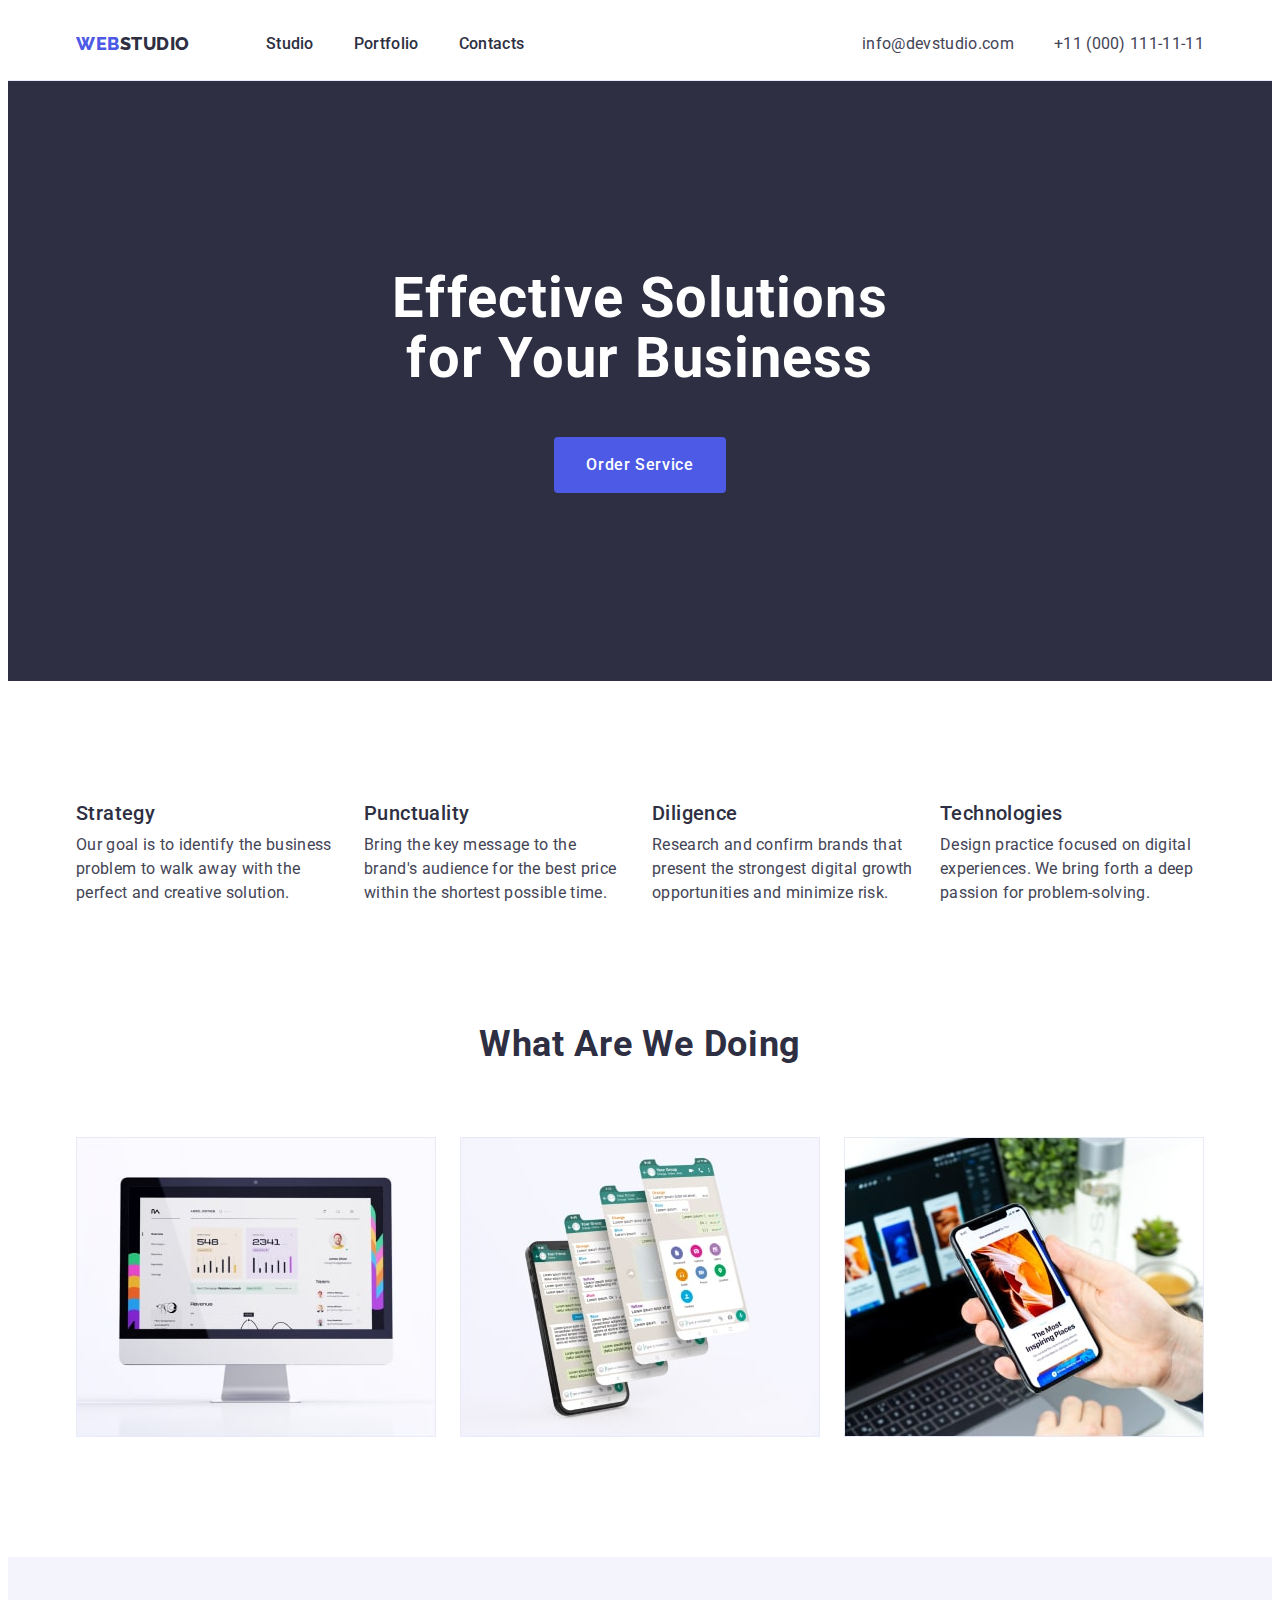
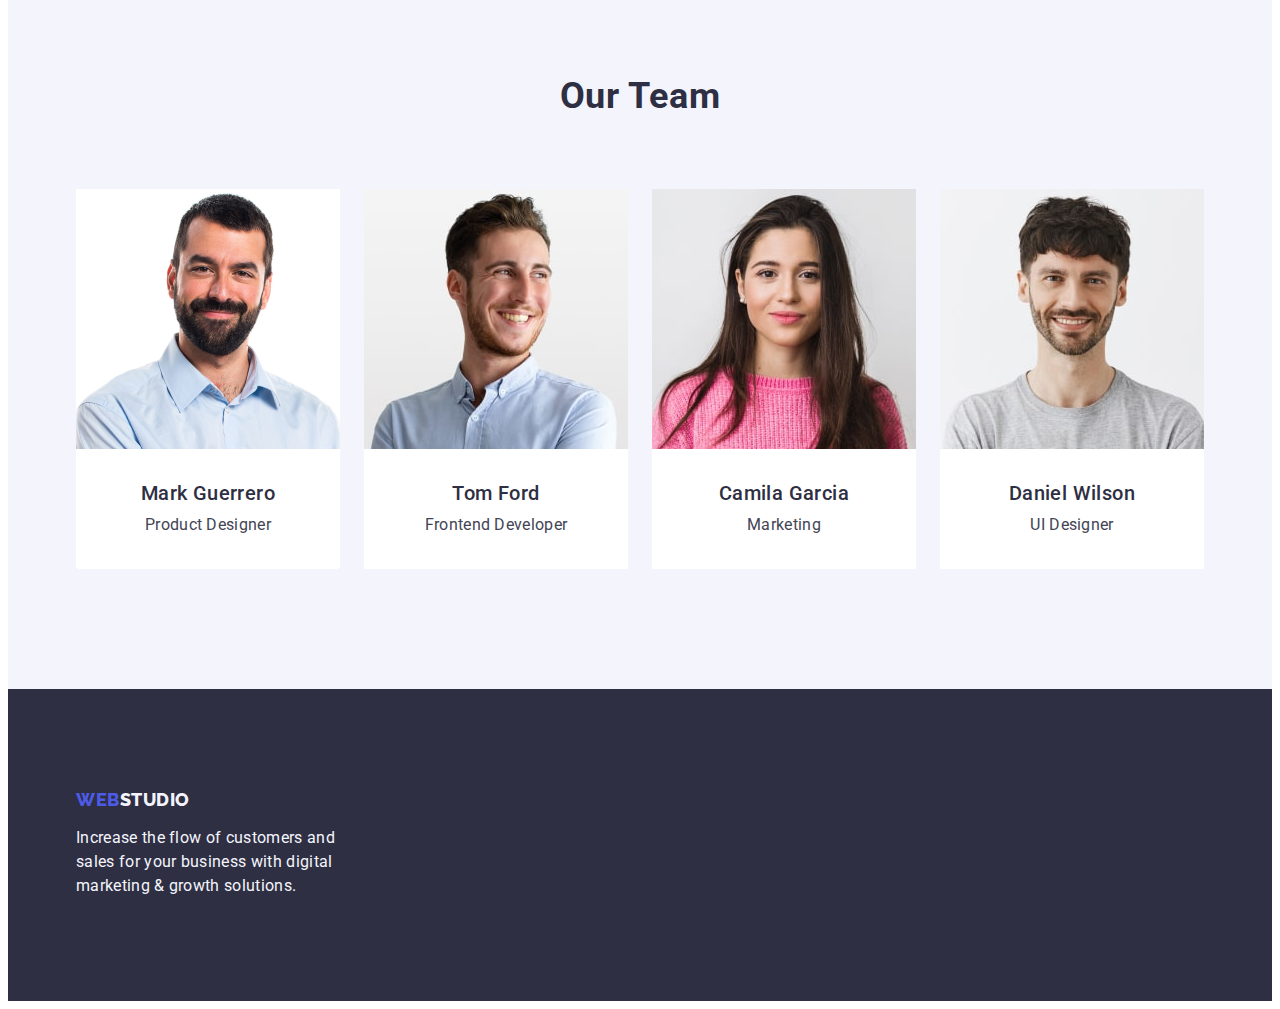
<file: index.html>
<!DOCTYPE html>
<html lang="en">
  <head>
    <meta charset="UTF-8" />
    <meta name="viewport" content="width=device-width, initial-scale=1.0" />
    <title>WEBSTDIO</title>
    <link rel="preconnect" href="https://fonts.googleapis.com" />
    <link rel="preconnect" href="https://fonts.gstatic.com" crossorigin />
    <link
      href="https://fonts.googleapis.com/css2?family=Montserrat:wght@400;600&family=Raleway:wght@800&family=Roboto:wght@400;500;700&family=Tangerine:wght@700&display=swap"
      rel="stylesheet"
    />
    <link
      rel="stylesheet"
      href="https://cdnjs.cloudflare.com/ajax/libs/modern-normalize/2.0.0/modern-normalize.min.css"
      integrity="sha512-4xo8blKMVCiXpTaLzQSLSw3KFOVPWhm/TRtuPVc4WG6kUgjH6J03IBuG7JZPkcWMxJ5huwaBpOpnwYElP/m6wg=="
      crossorigin="anonymous"
      referrerpolicy="no-referrer"
    />
    <link rel="stylesheet" href="./css/styles.css" />
  </head>

  <body>
    <header class="header">
      <div class="container header-container">
        <nav class="header-navigation">
          <a class="header-logo link" href="./index.html"
            >Web<span class="header-logo-color">Studio</span></a
          >
          <ul class="header-list list">
            <li class="header-menu-item">
              <a href="./index.html" class="header-menu-link link">Studio</a>
            </li>
            <li class="header-menu-item">
              <a href="./portfolio.html" class="header-menu-link link"
                >Portfolio</a
              >
            </li>
            <li class="header-menu-item">
              <a href="./index.html" class="header-menu-link link">Contacts</a>
            </li>
          </ul>
        </nav>

        <address class="header-address">
          <ul class="header-address-list list">
            <li class="header-item-contadcts">
              <a
                href="mailto:info@devstudio.com"
                class="header-contacts-link link"
                >info@devstudio.com</a
              >
            </li>
            <li class="header-item-contadcts">
              <a href="tel:+110001111111" class="header-contacts-link link"
                >+11 (000) 111-11-11</a
              >
            </li>
          </ul>
        </address>
      </div>
    </header>

    <main>
      <section class="hero">
        <div class="container">
          <h1 class="hero-title">Effective Solutions for Your Business</h1>
          <button class="hero-btn" type="button">Order Service</button>
        </div>
      </section>

      <section class="advantages">
        <div class="container">
          <h2 hidden class="visually-hidden">Advantages</h2>
          <ul class="advantages-list list">
            <li class="advantages-item">
              <h3 class="advantages-subtitle">Strategy</h3>
              <p class="advantages-item-text">
                Our goal is to identify the business problem to walk away with
                the perfect and creative solution.
              </p>
            </li>
            <li class="advantages-item">
              <h3 class="advantages-subtitle">Punctuality</h3>
              <p class="advantages-item-text">
                Bring the key message to the brand's audience for the best price
                within the shortest possible time.
              </p>
            </li>
            <li class="advantages-item">
              <h3 class="advantages-subtitle">Diligence</h3>
              <p class="advantages-item-text">
                Research and confirm brands that present the strongest digital
                growth opportunities and minimize risk.
              </p>
            </li>
            <li class="advantages-item">
              <h3 class="advantages-subtitle">Technologies</h3>
              <p class="advantages-item-text">
                Design practice focused on digital experiences. We bring forth a
                deep passion for problem-solving.
              </p>
            </li>
          </ul>
        </div>
      </section>

      <section class="heading">
        <div class="container">
          <h2 class="heading-title">What are we doing</h2>
          <ul class="heading-list list">
            <li class="heading-img">
              <img
                class="heading-img-list"
                src="./images/Rectangle_71.jpg"
                alt="monitor with picture"
                width="360"
                height="300"
              />
            </li>
            <li class="heading-img">
              <img
                class="heading-img-list"
                src="./images/img_2.jpg"
                alt="phone and three screens"
                width="360"
                height="300"
              />
            </li>
            <li class="heading-img">
              <img
                class="heading-img-list"
                src="./images/img_3.jpg"
                alt="laptop and phone"
                width="360"
                height="300"
              />
            </li>
          </ul>
        </div>
      </section>

      <section class="team">
        <div class="container">
          <h2 class="team-heading">Our Team</h2>
          <ul class="team-list list">
            <li class="team-img">
              <img
                class="team-pic"
                src="./images/img_Mark.jpg"
                alt="Product Designer"
                width="264"
                height="260"
              />

              <div class="team-details">
                <h3 class="team-name">Mark Guerrero</h3>
                <p class="team-text">Product Designer</p>
              </div>
            </li>

            <li class="team-img">
              <img
                class="team-pic"
                src="./images/img_Tom.jpg"
                alt="Frontend Developer"
                width="264"
                height="260"
              />

              <div class="team-details">
                <h3 class="team-name">Tom Ford</h3>
                <p class="team-text">Frontend Developer</p>
              </div>
            </li>

            <li class="team-img">
              <img
                class="team-pic"
                src="./images/img_Camila.jpg"
                alt="Marketing"
                width="264"
                height="260"
              />

              <div class="team-details">
                <h3 class="team-name">Camila Garcia</h3>
                <p class="team-text">Marketing</p>
              </div>
            </li>
            <li class="team-img">
              <img
                class="team-pic"
                src="./images/img_Daniel.jpg"
                alt="UI Designer"
                width="264"
                height="260"
              />

              <div class="team-details">
                <h3 class="team-name">Daniel Wilson</h3>
                <p class="team-text">UI Designer</p>
              </div>
            </li>
          </ul>
        </div>
      </section>
    </main>

    <footer class="footer">
      <div class="container">
        <a class="footer-logo link" href="./index.html"
          >Web<span class="footer-logo-color">Studio</span></a
        >
        <p class="footer-text">
          Increase the flow of customers and sales for your business with
          digital marketing & growth solutions.
        </p>
      </div>
    </footer>
  </body>
</html>
</file>
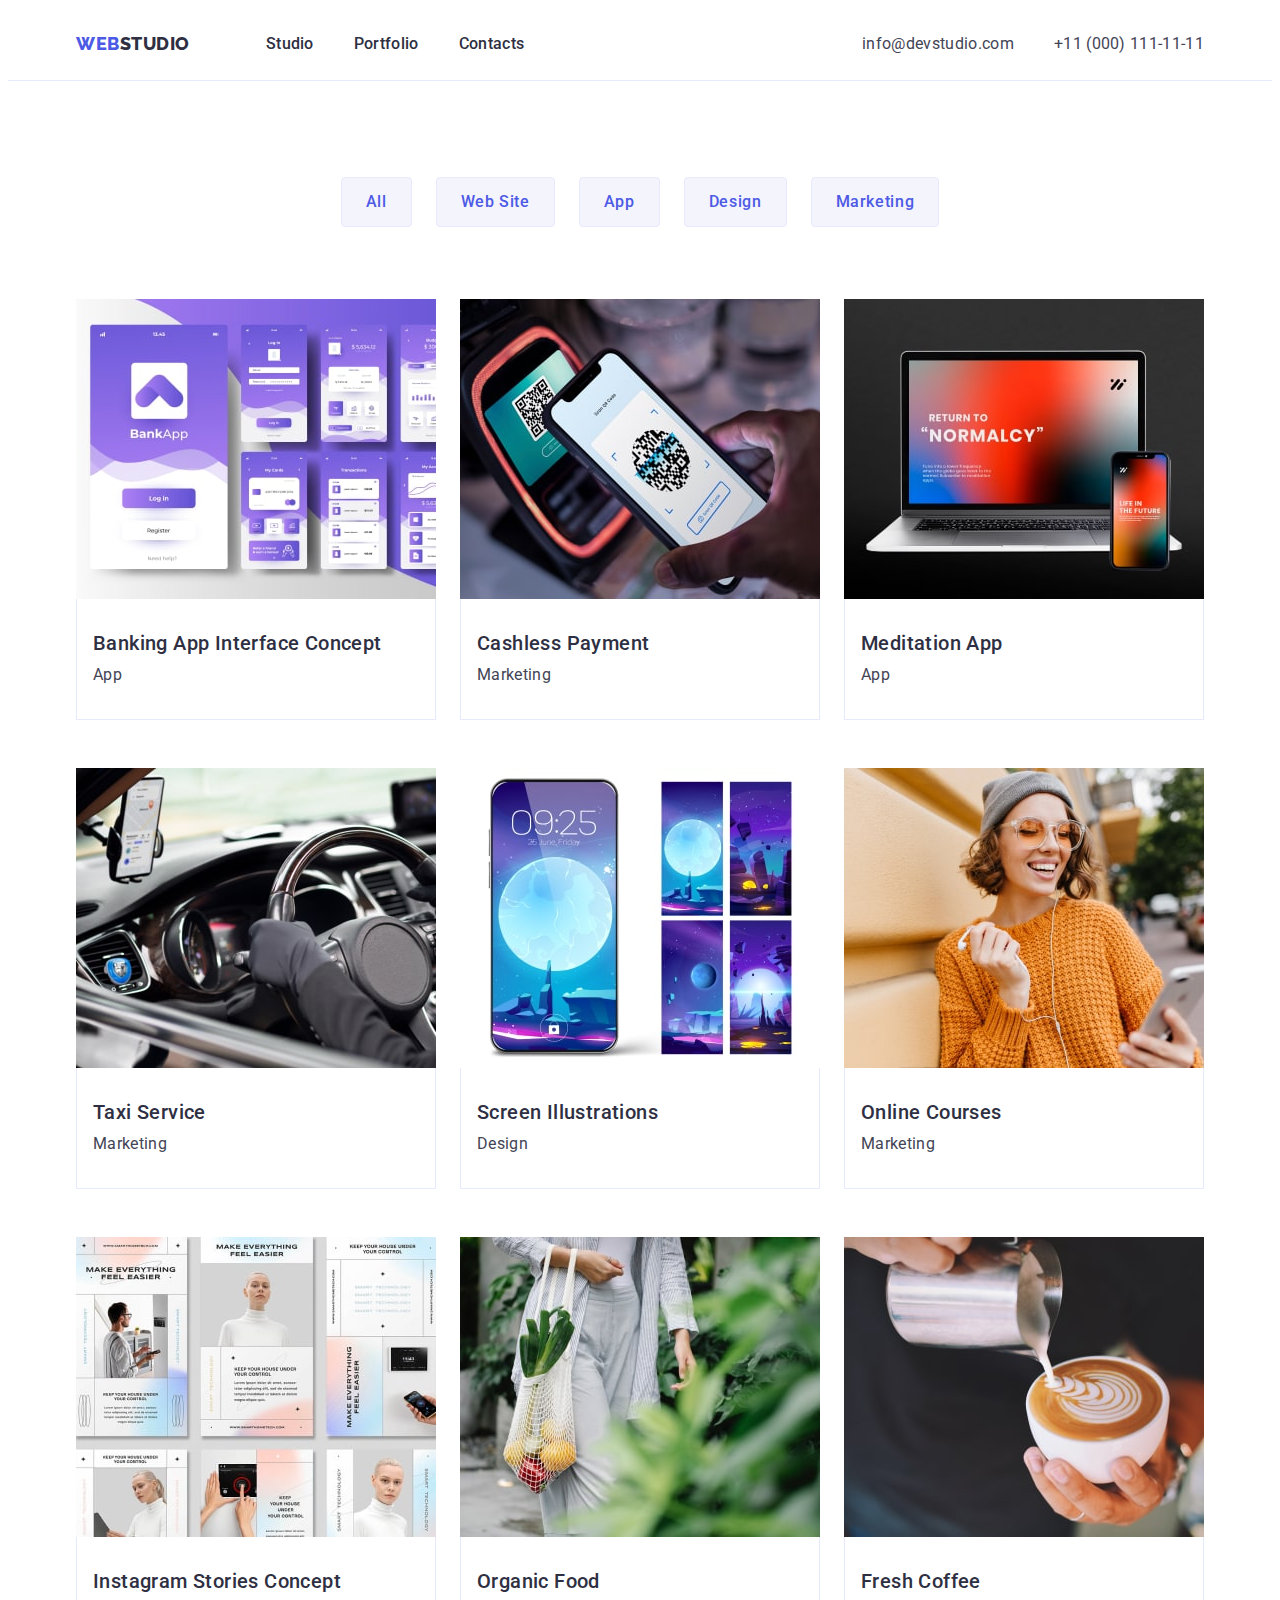
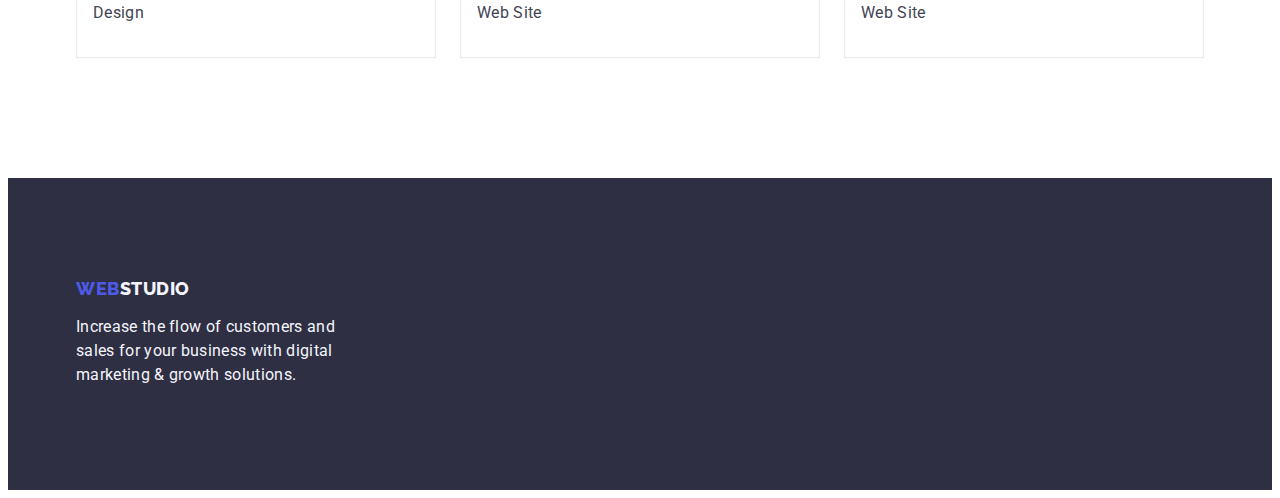
<file: portfolio.html>
<!DOCTYPE html>
<html lang="en">
  <head>
    <meta charset="UTF-8" />
    <meta name="viewport" content="width=device-width, initial-scale=1.0" />
    <title>Portfolio</title>
    <link rel="preconnect" href="https://fonts.googleapis.com" />
    <link rel="preconnect" href="https://fonts.gstatic.com" crossorigin />
    <link
      href="https://fonts.googleapis.com/css2?family=Montserrat:wght@400;600&family=Raleway:wght@800&family=Roboto:wght@400;500;700&family=Tangerine:wght@700&display=swap"
      rel="stylesheet"
    />
    <link
      rel="stylesheet"
      href="https://cdnjs.cloudflare.com/ajax/libs/modern-normalize/2.0.0/modern-normalize.min.css"
      integrity="sha512-4xo8blKMVCiXpTaLzQSLSw3KFOVPWhm/TRtuPVc4WG6kUgjH6J03IBuG7JZPkcWMxJ5huwaBpOpnwYElP/m6wg=="
      crossorigin="anonymous"
      referrerpolicy="no-referrer"
    />
    <link rel="stylesheet" href="./css/styles.css" />
  </head>

  <body>
    <header class="header">
      <div class="container header-container">
        <nav class="header-navigation">
          <a href="./index.html" class="header-logo link"
            >Web<span class="header-logo-color">Studio</span></a
          >
          <ul class="header-list list">
            <li class="header-menu-item">
              <a href="./index.html" class="header-menu-link link">Studio</a>
            </li>
            <li class="header-menu-item">
              <a href="./portfolio.html" class="header-menu-link link"
                >Portfolio</a
              >
            </li>
            <li class="header-menu-item">
              <a class="header-menu-link link" href="">Contacts</a>
            </li>
          </ul>
        </nav>

        <address class="header-address">
          <ul class="header-list list">
            <li class="header-item-contadcts">
              <a
                href="mailto:info@devstudio.com"
                class="header-contacts-link link"
                >info@devstudio.com</a
              >
            </li>
            <li class="header-item-contadcts">
              <a href="tel:+110001111111" class="header-contacts-link link"
                >+11 (000) 111-11-11</a
              >
            </li>
          </ul>
        </address>
      </div>
    </header>

    <main>
      <section class="portfolio-btn">
        <div class="container">
          <h1 hidden class="visually-hidden">Information</h1>
          <ul class="portfolio-btn-list list">
            <li>
              <button class="portfolio-btn-menu" type="button">All</button>
            </li>
            <li>
              <button class="portfolio-btn-menu" type="button">Web Site</button>
            </li>
            <li>
              <button class="portfolio-btn-menu" type="button">App</button>
            </li>
            <li>
              <button class="portfolio-btn-menu" type="button">Design</button>
            </li>
            <li>
              <button class="portfolio-btn-menu" type="button">
                Marketing
              </button>
            </li>
          </ul>

          <ul class="info-list list">
            <li class="info-img">
              <a href="#" class="info-img-link link">
                <img
                  class="info-pic-portfolio"
                  src="./images/Bank-app.jpg"
                  alt="Banking App"
                  width="360"
                  height="300"
                />
                <div class="info-details">
                  <h2 class="info-name">Banking App Interface Concept</h2>
                  <p class="info-text">App</p>
                </div>
              </a>
            </li>

            <li class="info-img">
              <a href="#" class="info-img-link link">
                <img
                  class="info-pic-portfolio"
                  src="./images/Payment.jpg"
                  alt="Cashless Payment"
                  width="360"
                  height="300"
                />
                <div class="info-details">
                  <h2 class="info-name">Cashless Payment</h2>
                  <p class="info-text">Marketing</p>
                </div>
              </a>
            </li>

            <li class="info-img">
              <a href="#" class="info-img-link link">
                <img
                  class="info-pic-portfolio"
                  src="./images/Med-app.jpg"
                  alt="Meditation App"
                  width="360"
                  height="300"
                />
                <div class="info-details">
                  <h2 class="info-name">Meditation App</h2>
                  <p class="info-text">App</p>
                </div>
              </a>
            </li>

            <li class="info-img">
              <a href="#" class="info-img-link link">
                <img
                  class="info-pic-portfolio"
                  src="./images/taxi.jpg"
                  alt="Taxi Service"
                  width="360"
                  height="300"
                />
                <div class="info-details">
                  <h2 class="info-name">Taxi Service</h2>
                  <p class="info-text">Marketing</p>
                </div>
              </a>
            </li>

            <li class="info-img">
              <a href="#" class="info-img-link link">
                <img
                  class="info-pic-portfolio"
                  src="./images/Screen.jpg"
                  alt="Screen Illustrations"
                  width="360"
                  height="300"
                />
                <div class="info-details">
                  <h2 class="info-name">Screen Illustrations</h2>
                  <p class="info-text">Design</p>
                </div>
              </a>
            </li>

            <li class="info-img">
              <a href="#" class="info-img-link link">
                <img
                  class="info-pic-portfolio"
                  src="./images/Courses.jpg"
                  alt="Online Courses"
                  width="360"
                  height="300"
                />
                <div class="info-details">
                  <h2 class="info-name">Online Courses</h2>
                  <p class="info-text">Marketing</p>
                </div>
              </a>
            </li>

            <li class="info-img">
              <a href="#" class="info-img-link link">
                <img
                  class="info-pic-portfolio"
                  src="./images/insta.jpg"
                  alt="Instagram Stories"
                  width="360"
                  height="300"
                />
                <div class="info-details">
                  <h2 class="info-name">Instagram Stories Concept</h2>
                  <p class="info-text">Design</p>
                </div>
              </a>
            </li>

            <li class="info-img">
              <a href="#" class="info-img-link link">
                <img
                  class="info-pic-portfolio"
                  src="./images/Food.jpg"
                  alt="Organic Food"
                  width="360"
                  height="300"
                />
                <div class="info-details">
                  <h2 class="info-name">Organic Food</h2>
                  <p class="info-text">Web Site</p>
                </div>
              </a>
            </li>

            <li class="info-img">
              <a href="#" class="info-img-link link">
                <img
                  class="info-pic-portfolio"
                  src="./images/Coffee.jpg"
                  alt="Fresh Coffee"
                  width="360"
                  height="300"
                />
                <div class="info-details">
                  <h2 class="info-name">Fresh Coffee</h2>
                  <p class="info-text">Web Site</p>
                </div>
              </a>
            </li>
          </ul>
        </div>
      </section>
    </main>

    <footer class="footer">
      <div class="container">
        <a class="footer-logo link" href="./index.html"
          >Web<span class="footer-logo-color">Studio</span></a
        >
        <p class="footer-text">
          Increase the flow of customers and sales for your business with
          digital marketing & growth solutions.
        </p>
      </div>
    </footer>
  </body>
</html>
</file>
<file: css/styles.css>
:root {
    --color-iris: #4d5ae5;
    --color-ocean: #404bbf;
    --color-navy-blue: #2e2f42;
    --color-green: #31d0aa;
    --color-slate: #434455;
    --color-light-slate: #8e8f99;
    --color-cornflower: #e7e9fc;
    --color-cloud: #f4f4fd;
    --color-navy-blue-modal: #2e2f42;
    --color-grey: #2e2f42;
    --color-white: #ffffff;
    --color-dairy: #fcfcfc;
}

/*reset start*/

body {
    font-family: 'Roboto', sans-serif;
    color: var(--color-slate);
    background-color: #FFFFFF;

}
.list {
    list-style-type: none;
}

.link {
    text-decoration: none;
}

p, h1, h2, h3, h4, h5, h6 {
    margin-top: 0;
    margin-bottom: 0;
}

ul, ol {
    padding-left: 0;
    margin-top: 0;
    margin-bottom: 0;
}

*,
::after,
::before {
    box-sizing: border-box;
}

/*reset end*/

.container {
    width: 1158px;
    padding-left: 15px;
    padding-right: 15px;
    margin: 0 auto;
}

/*----------------------------HEADER-------------------*/

.header {
    border-bottom: 1px solid #e7e9fc;
}
.header-logo {
        color: var(--color-iris, #4d5ae5);
        font-family: 'Raleway', sans-serif;
        font-size: 18px;
        font-weight: 800;
        line-height: 1.17;
        letter-spacing: 0.03em;
        text-transform: uppercase;
        text-decoration: none;
        margin-right: 76px;
}

.header-logo-color {
color: var(--color-navy-blue, #2e2f42);
}

.header-list {
    display: flex;
    gap: 40px;
}

.header-navigation {
    display: flex;
    align-items: center;
}


.header-container {
    display: flex;
    align-items: center;

}

.header-menu-link {
        font-size: 16px;
        font-weight: 500;
        line-height: 1.5;
        letter-spacing: 0.02em;
        color: var(--color-navy-blue, #2e2f42);
        padding: 24px 0;
        display: block;
}

.header-menu-link:hover,
.header-menu-link:focus {
    color: #404bbf;
}

.header-address {
        font-size: 16px;
        font-style: normal;
        font-weight: 400;
        line-height: 1.5;
        letter-spacing: 0.02em;
        margin-left: auto;
}

.header-address-list {
display: flex;
align-items: center;
gap: 40px;
}

.header-contacts-link {
        color: var(--color-slate);
    }

.header-contacts-link:hover,
.header-contacts-link:focus {
    color: var(--color-ocean);
}

/*----------------------------HERO-------------------*/

.hero {
background-color: #2E2F42;
margin: auto;
padding: 188px 0;

}
.hero-title {
    color:  #FFF;
    text-align: center;
    font-size: 56px;
    font-weight: 700;
    line-height: 1.07;
    letter-spacing: 0.02em;
    max-width: 496px;
    margin: 0 auto 48px auto;
    align-items: center;
    text-align: center;
}

.hero-btn {
    font-family: "Roboto", sans-serif;
    background: #4D5AE5;
    color: #FFF;
    font-size: 16px;
    font-weight: 500;
    line-height: 1.5;
    letter-spacing: 0.04em;
    cursor: pointer;
    display: block;
    margin: 0 auto;
    padding: 16px 32px;
    border-radius: 4px;
    border: none;
    min-width: 169px;
}
.hero-btn:hover,
.hero-btn:focus {
    background-color: #404BBF;
}

.advantages {
    background: #FFF;
    padding-top: 120px;
    padding-bottom: 120px;
}

.visually-hidden {
    position: absolute;
    width: 1px;
    height: 1px;
    border: 0;
    padding: 0;
    white-space: nowrap;
    clip-path: inset(100%);
    clip: rect(0 0 0 0);
    overflow: hidden;
    margin: -1px; 
}

.advantages-list {
    display: flex;
    gap: 24px;
}

.advantages-subtitle {
    color: #2E2F42;
    font-size: 20px;
    font-weight: 500;
    line-height: 1.2;
    letter-spacing: 0.02em;
    margin-bottom: 8px;
}

.advantages-item {
    width: 264px;
}

.advantages-item-text {
    color:  #434455;
    font-size: 16px;
    font-weight: 400;
    line-height: 1.5;
    letter-spacing: 0.02em;
}

.heading {
    background: #FFF;
    padding-bottom: 120px;
}

.heading-list {
    display: flex;
    gap: 24px;
}

.heading-title {
    color:  #2E2F42;
    text-align: center;
    font-size: 36px;
    font-style: normal;
    font-weight: 700;
    line-height: 1.11;
    letter-spacing: 0.02em;
    text-transform: capitalize;
    margin: 0 auto;
    margin-bottom: 72px;
}

.heading-img-list {
    display: block;
}

.team {
    background-color:#F4F4FD;
    height: 732px;
    padding: 120px 0;
}

.team-heading {
    color: #2E2F42;
    font-size: 36px;
    font-style: normal;
    font-weight: 700;
    line-height: 1.11;
    letter-spacing: 0.02em;
    text-transform: capitalize;
    margin-bottom: 72px;
    text-align: center;
}

.team-name {
    color: #2E2F42;
    font-size: 20px;
    font-style: normal;
    font-weight: 500;
    line-height: 1.2;
    letter-spacing: 0.02em;
    margin-bottom: 8px;
    text-align: center;
}

.team-text {
    font-family: Roboto;
    font-size: 16px;
    font-style: normal;
    font-weight: 400;
    line-height: 1.5;
    letter-spacing: 0.02em;
    text-align: center;
}

.team-pic {
    display: block;
}

.team-list {
    display: flex;
    gap: 24px;
    border-radius: 0px 0px 4px 4px;
}

.team-details {
    padding: 32px 0;
}
.team-list li:first-child {
    border-radius: 0px 0px 4px 4px;
}
/*----------------------------FOOTER-------------------*/

.footer {
    background-color: #2E2F42;
    padding-top: 100px;
    padding-bottom: 100px;
    height: 312px;
}

.footer-logo {
    color: #4d5ae5;
    font-family: "Raleway", sans-serif;
    font-size: 18px;
    font-style: normal;
    font-weight: 800;
    line-height: 1.17;
    letter-spacing: 0.03em;
    text-transform: uppercase;
    text-decoration: none;
    display: inline-block;
    margin-bottom: 16px;
}
.footer-logo-color{
   color:#f4f4fd;
}

.team-img {
    background-color: #FFFFFF;
    display: block;
}

.footer-text {
    color: #F4F4FD;
    font-family: Roboto;
    font-size: 16px;
    font-style: normal;
    font-weight: 400;
    line-height: 1.5;
    letter-spacing: 0.02em;
    max-width: 264px;
    margin-top: 0;
}

/*----------------------------PORTFOLIO-------------------*/

.portfolio-btn {
    padding-top: 96px;
    padding-bottom: 120px;
}

.portfolio-btn-list {
    display: flex;
    gap: 24px;
    margin-bottom: 72px;
    justify-content: center;
}

.portfolio-btn-menu {
    color: #4D5AE5;
    text-align: center;
    font-size: 16px;
    font-weight: 500;
    line-height: 1.5;
    letter-spacing: 0.04em;
    background-color: #F4F4FD;
    font-family: "Roboto", sans-serif;
    cursor: pointer;
    display: block;
    margin: 0 auto;
    border: none;
    border-radius: 4px;
    padding: 12px 24px;
    border: 1px solid #e7e9fc;    
}

.portfolio-btn-menu:hover {
    color: #FFFFFF;
    background-color: #404BBF;
    border: 1px solid transparent;
}

.portfolio-btn-menu:focus {
    color: #FFFFFF;
    background-color: #404BBF;
    border: 1px solid transparent;
}

.info-list {
    display: flex;
    flex-wrap: wrap;
    gap: 24px;
    row-gap: 48px;
    column-gap: 24px;
    list-style: none;
    padding: 0;
}

 .info-img {
    width: calc((100% - 48px) / 3);
    background:#ffffff;
 }
 
.info-name {
    color: #2E2F42;
    font-size: 20px;
    font-weight: 500;
    line-height: 1.2;
    letter-spacing: 0.02em;
    margin-bottom: 8px;
}

.info-img-link {
    text-decoration: none;
    color: #2e2f42;
}

.info-text {
    font-size: 16px;
    font-weight: 400;
    line-height: 1.5;
    letter-spacing: 0.02em;
    color: #434455;
}
.link {
    text-decoration: none;
}

.info-pic-portfolio {
    display: block;
    max-width: 100%;
    height: auto;
}

.info-details {
    padding: 32px 16px;
    border: 1px solid #e7e9fc;
    border-top: none;
}
</file>
